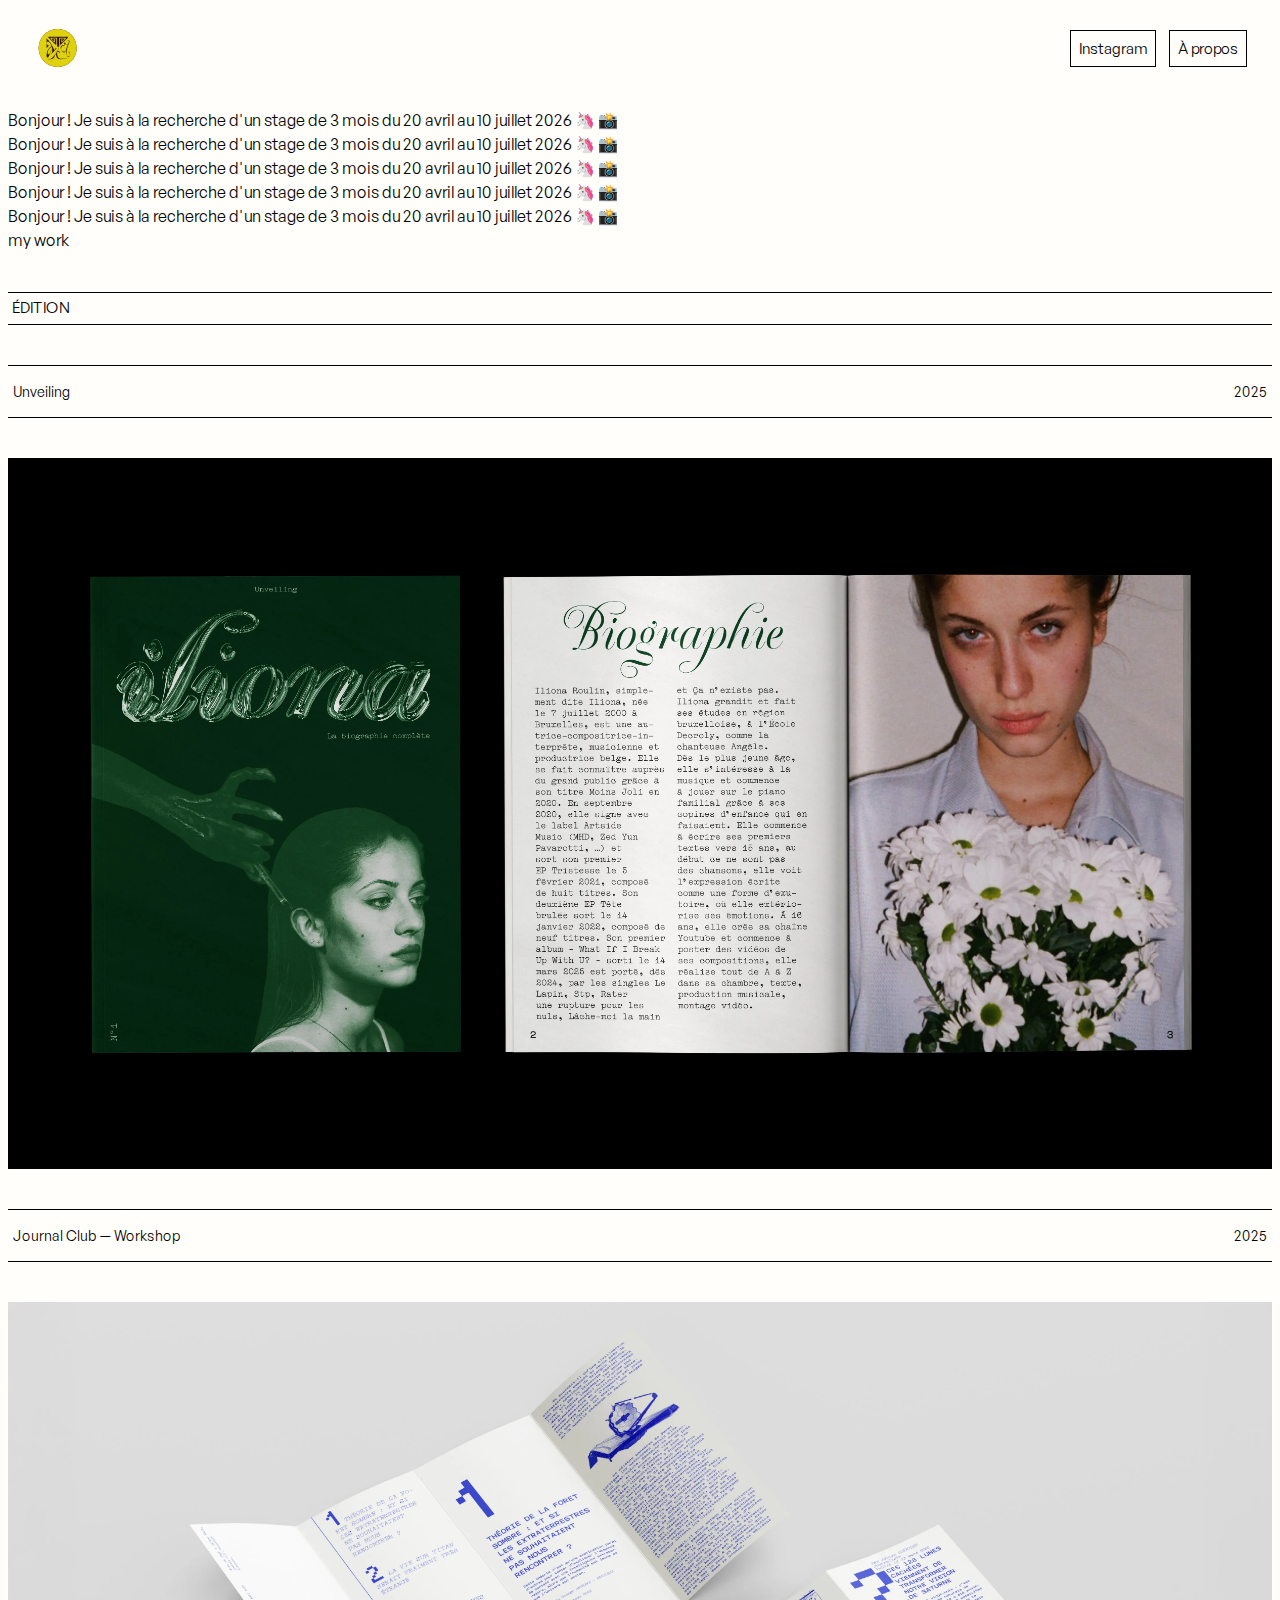
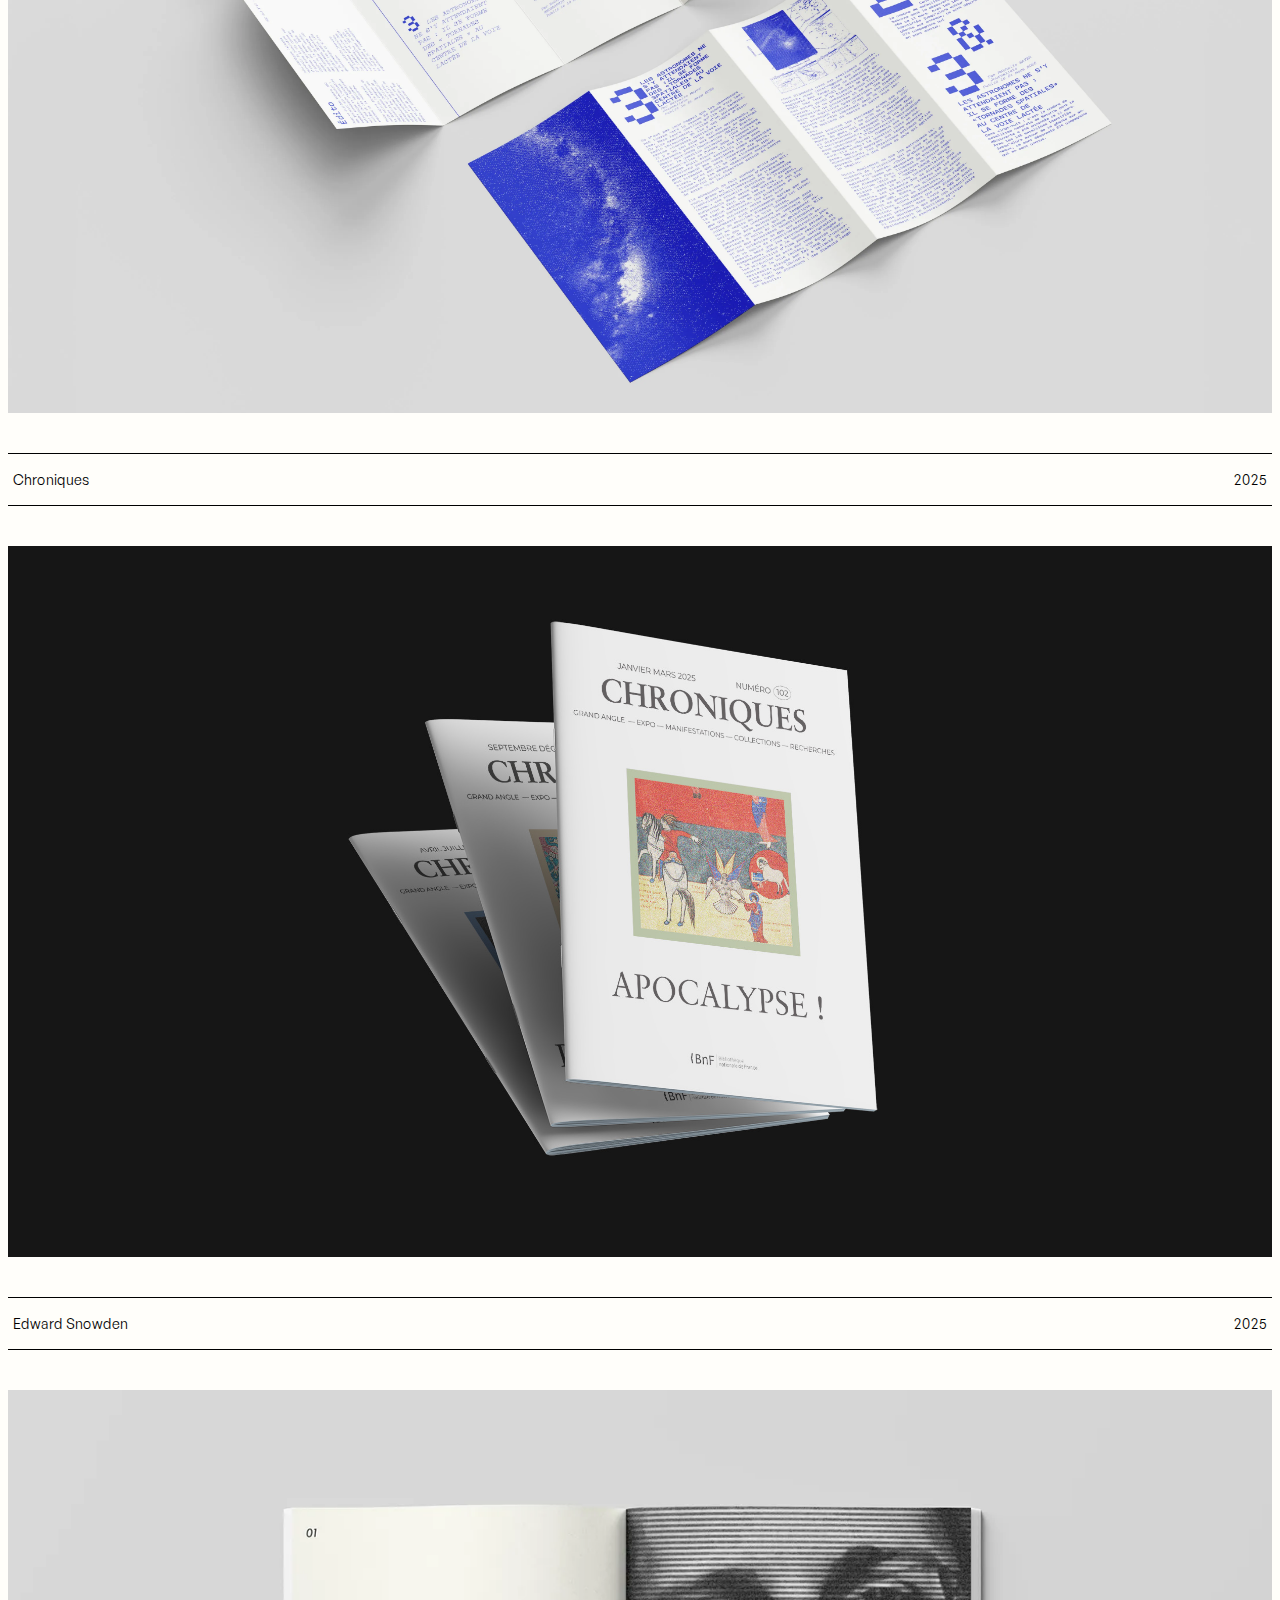
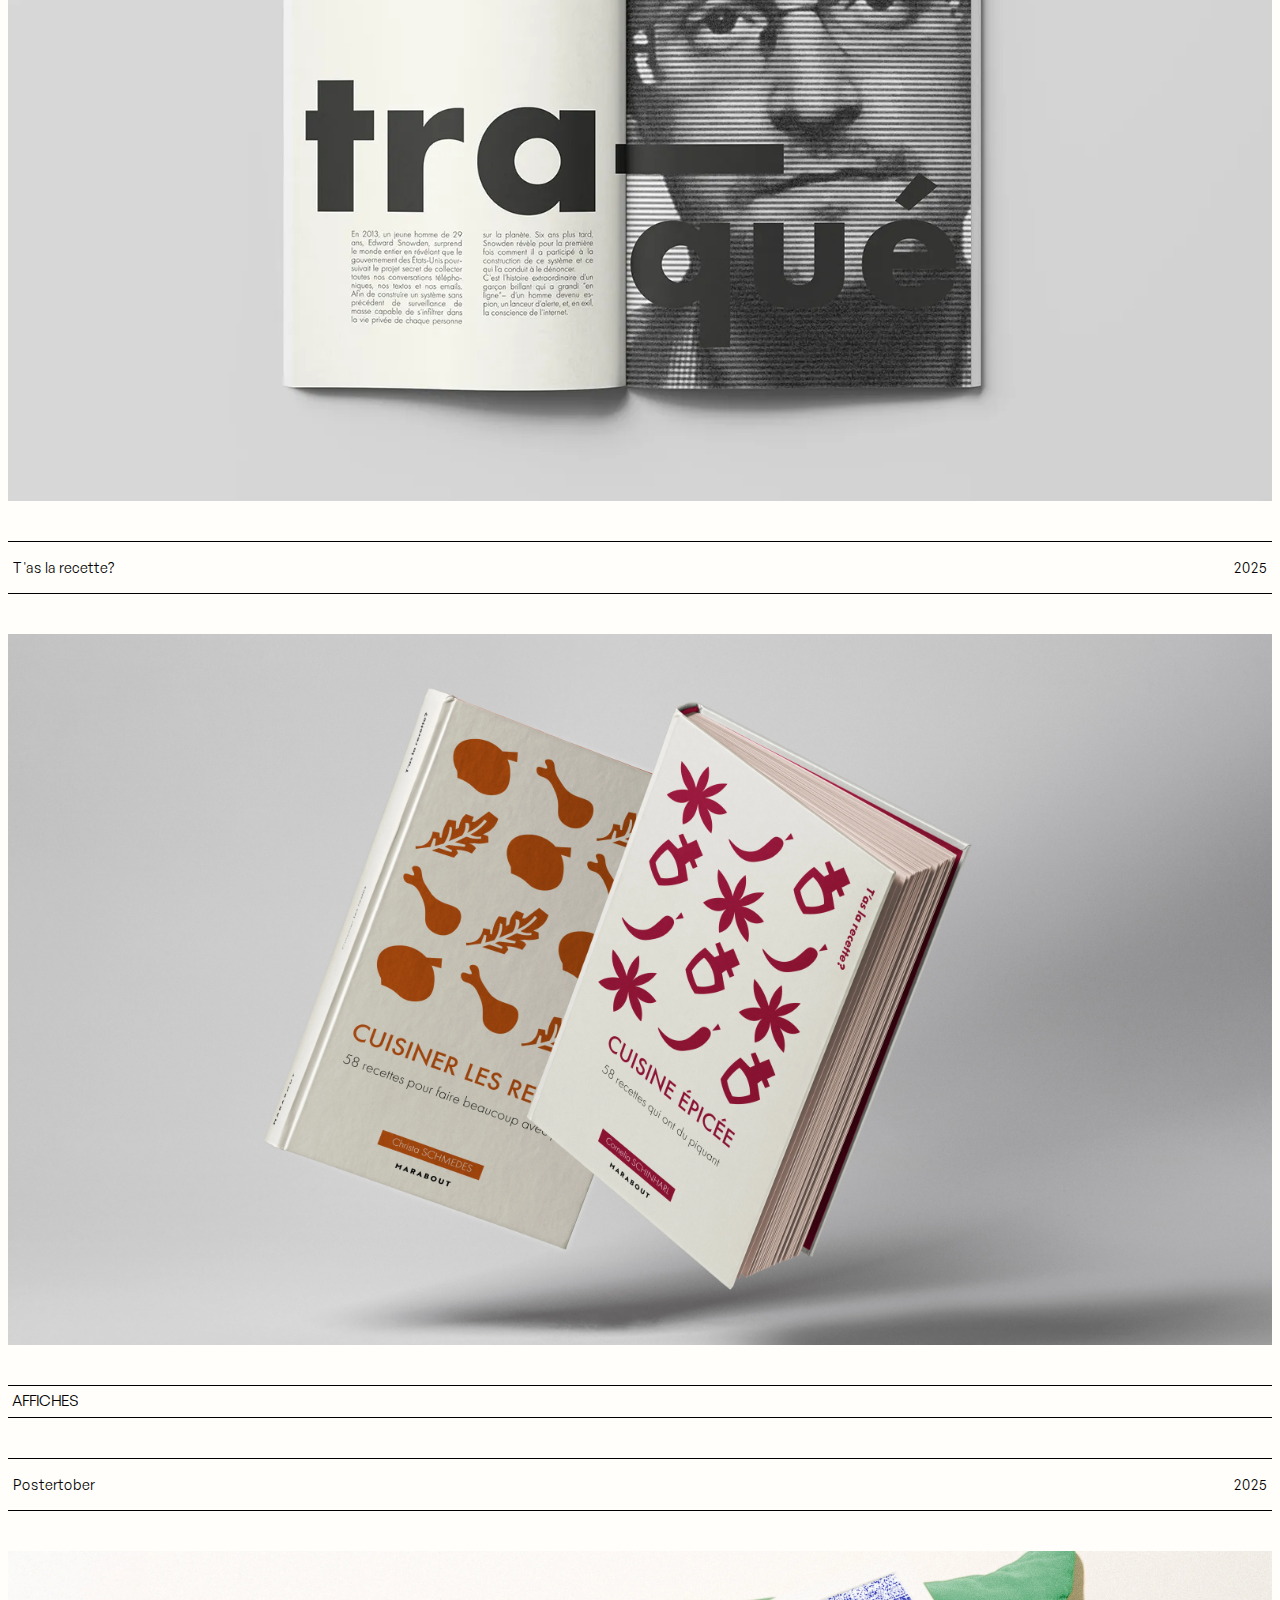
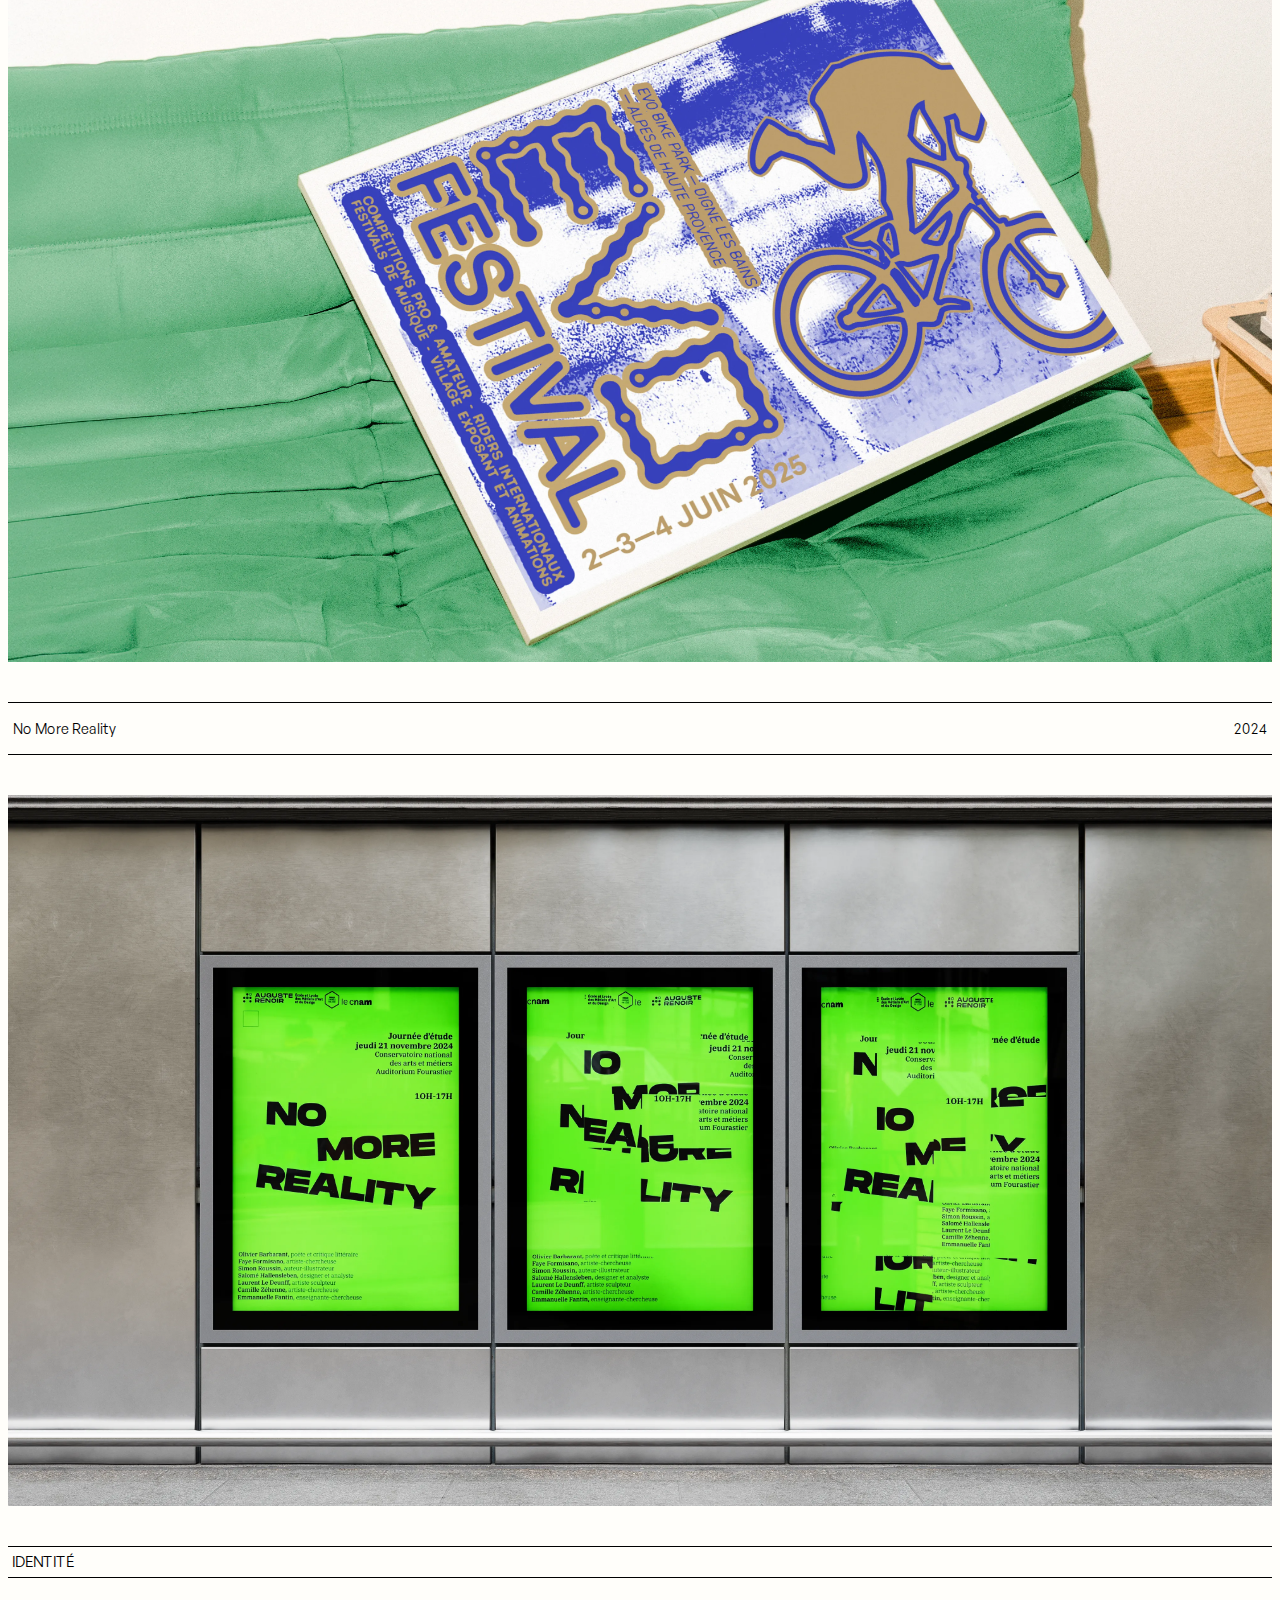
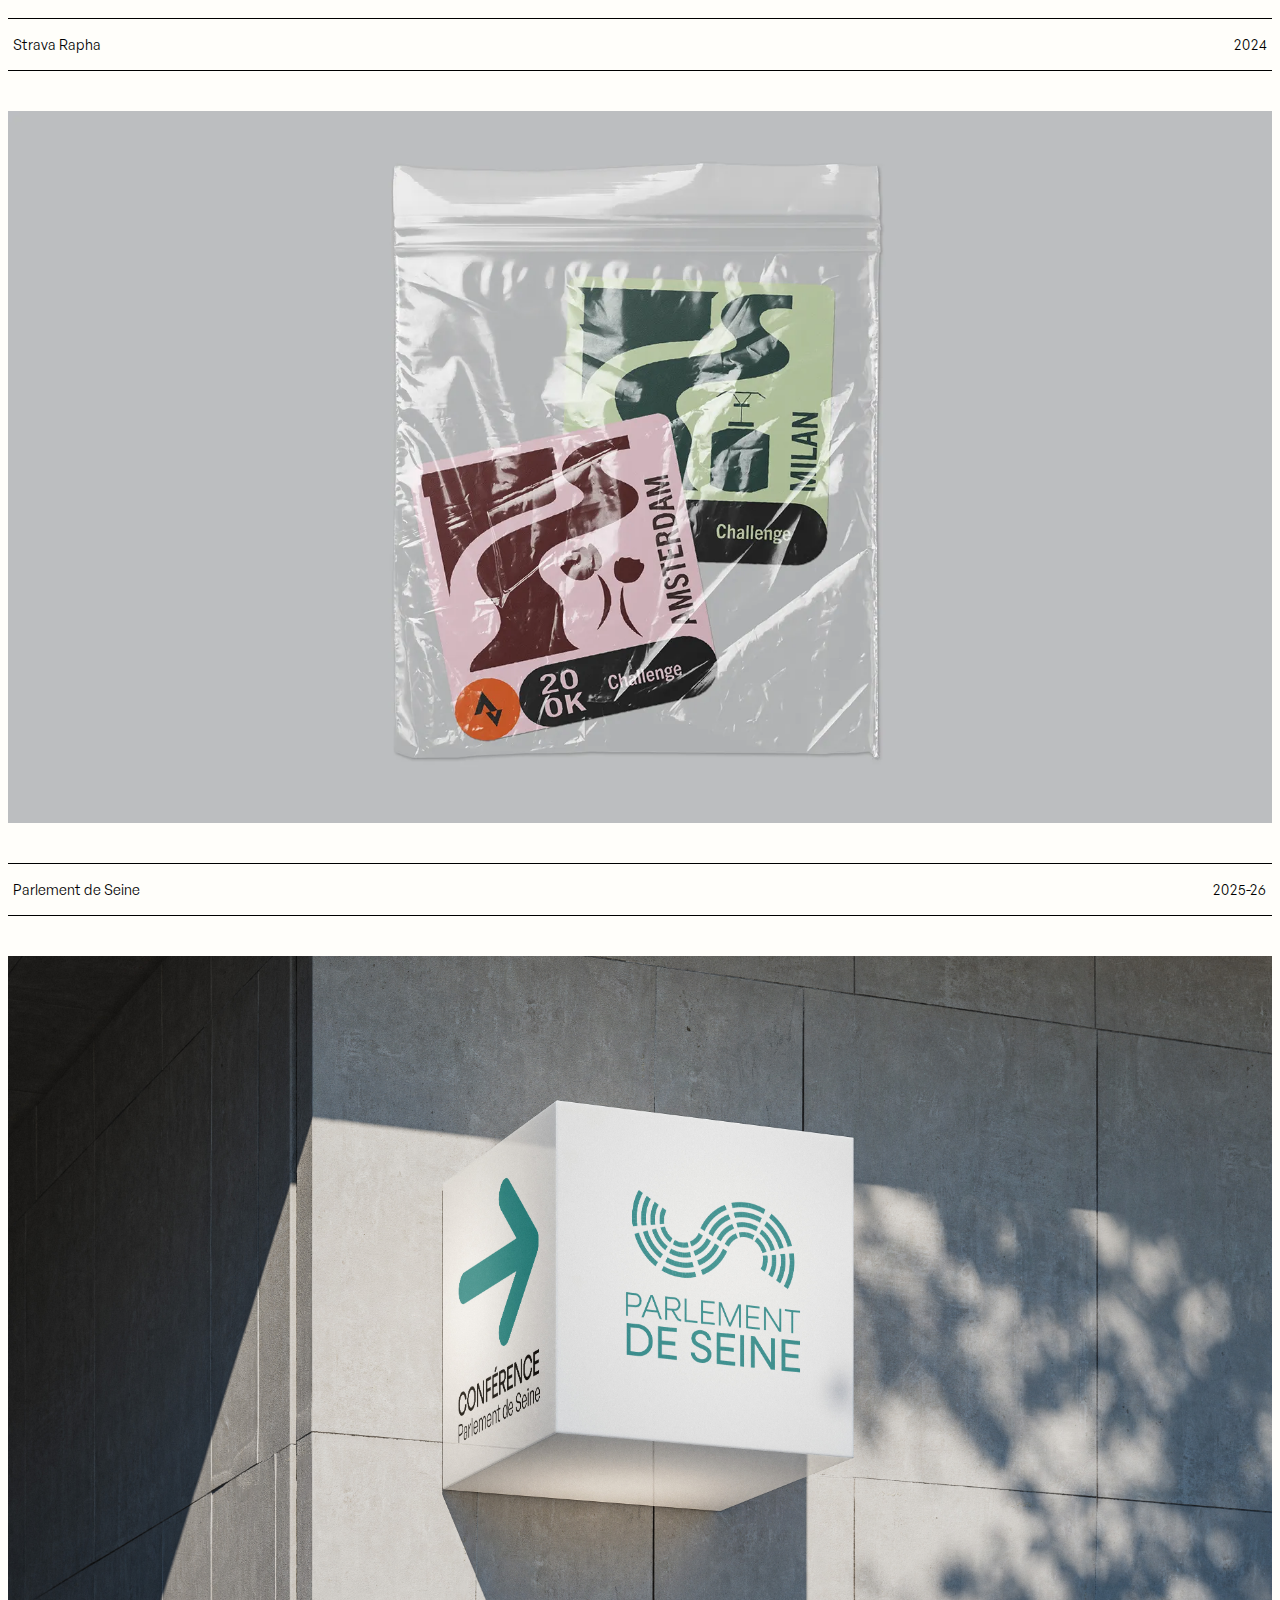
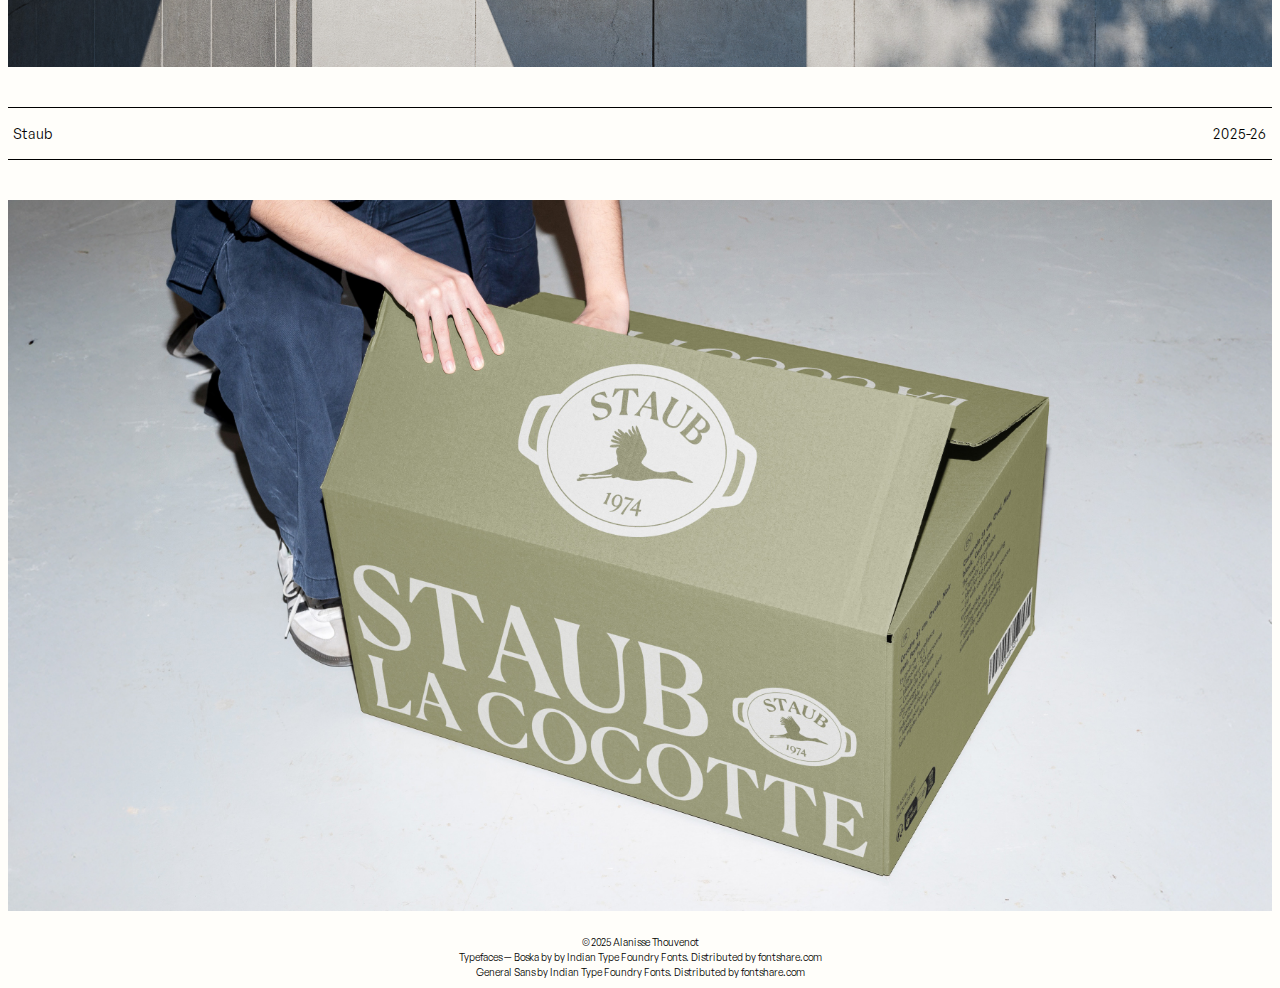
<file: index.html>
<!DOCTYPE html>
<html lang="fr">
<head>
    <meta charset="UTF-8">
    <meta name="viewport" content="width=device-width, initial-scale=1.0">
    <title>Alanisse Thouvenot</title>
    <link rel="stylesheet" href="style.css">
    <link rel="icon" href="img/logoicon.png">

</head>
<body>
    <header class="header">
    <h1>
        <a href="/"><img src="img/logo.svg" alt="alanissethouvenotlogo" width="60" height="60"></a>
    </h1>
    
    <nav class="header-nav">
        <a href="https://www.instagram.com/alanissethouvenot">Instagram</a>
        <a href="a-propos.html">À propos</a>
    </nav>
    </header>

    <div class="scrolling-text-container" aria-hidden="false">
        <div class="scrolling-track">
                    <div class="scrolling-group">
                    <span>Bonjour ! Je suis à la recherche d'un stage de 3 mois du 20 avril au 10 juillet 2026 🦄 📸 </span></div>
                    <div class="scrolling-group">
                    <span>Bonjour ! Je suis à la recherche d'un stage de 3 mois du 20 avril au 10 juillet 2026 🦄 📸 </span></div>
                    <div class="scrolling-group">
                    <span>Bonjour ! Je suis à la recherche d'un stage de 3 mois du 20 avril au 10 juillet 2026 🦄 📸 </span></div>
                    <div class="scrolling-group">
                    <span>Bonjour ! Je suis à la recherche d'un stage de 3 mois du 20 avril au 10 juillet 2026 🦄 📸 </span></div>
                    <div class="scrolling-group">
                    <span>Bonjour ! Je suis à la recherche d'un stage de 3 mois du 20 avril au 10 juillet 2026 🦄 📸 </span></div>
           </div>
    </div>
        

    <nav class="nav">

        <div class="tete-acc">my work</div>

        <div class="menu-top">ÉDITION</div>
        <div class="menu-bottom">Unveiling <span>2025</span> </div>
        <a href="unveiling.html" class="item">
            <img src="img/mockupcover.webp" alt="cover.webp">
            <div class="desc">Unveiling</div>
        </a>

        <div class="menu-bottom">Journal Club — Workshop <span>2025</span></div>
        <a href="JournalClub.html"class="item">
            <img src="img/dépliantvu2.webp" alt="lorem photos 2">
            <div class="desc">Journal Club</div>
        </a>

         <div class="menu-bottom">Chroniques <span>2025</span></div>
        <a href="chroniques.html" class="item">
            <img src="img/A4 Floating Magazine Mockup.jpg" alt="lorem photos 2">
            <div class="desc">Chroniques</div>
        </a>

        <div class="menu-bottom">Edward Snowden <span>2025</span></div>
        <a href="EdwardSnowden.html" class="item">
            <img src="img/traque2.webp" alt="lorem photos 2">
            <div class="desc">Edward snowden</div>
        </a>


        <div class="menu-bottom">T'as la recette? <span>2025</span></div>
        <a href="taslarecette.html" class="item">
            <img src="img/marronetbordeaux.webp" alt="lorem photos 2">
            <div class="desc">T'as la recette?</div>
        </a>

        <div class="menu-top">AFFICHES</div>
        <div class="menu-bottom">Postertober <span>2025</span></div>
        <a href="postertober.html" class="item">
            <img src="img/Postertober_evo_Mockup.webp" alt="lorem photos 2">
            <div class="desc">Postertober</div>
        </a>

        <div class="menu-bottom">No More Reality <span>2024</span></div>
        <a href="nomorereality.html" class="item">
            <img src="img/mockup1.webp" alt="lnomorereality">
            <div class="desc">No More Reality</div>
        </a>

        <div class="menu-top">IDENTITÉ</div>
        <div class="menu-bottom">Strava Rapha <span>2024</span></div>

        <a href="stravarapha.html" class="item">
            <img src="img/pochette2.webp" alt="stravarapha">
            <div class="desc">Strava Rapha</div>
        </a>

        <div class="menu-bottom">Parlement de Seine<span>2025-26</span></div>

        <a href="parlement-de-seine.html" class="item">
            <img src="img/Square_Signboard_Mockup_7.jpg" alt="seine">
            <div class="desc">Parlement de Seine</div>
        </a>

        <div class="menu-bottom">Staub<span>2025-26</span></div>

        <a href="staub.html" class="item">
            <img src="img/Bendito_Mockup-M&B-Free-Box-02.jpg" alt="seine">
            <div class="desc">Staub</div>
        </a>
        
    </nav>
    <br>

    <footer class="footer"> 
    © 2025 Alanisse Thouvenot
    <br>Typefaces — Boska by by Indian Type Foundry Fonts. Distributed by fontshare.com 
    <br>General Sans by Indian Type Foundry Fonts. Distributed by fontshare.com 
    </footer>
</body>
</html>
</file>
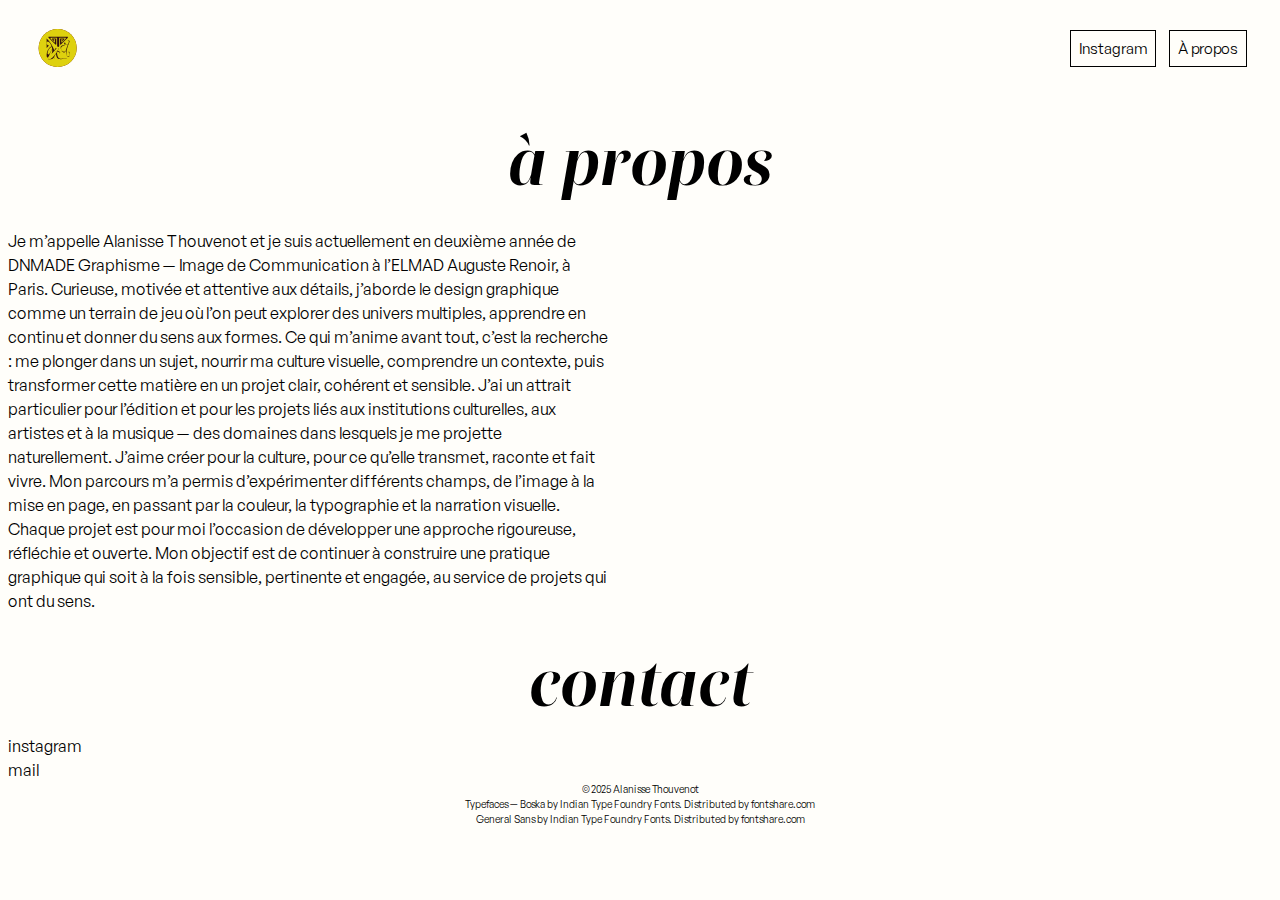
<file: a-propos.html>
<!DOCTYPE html>
<html lang="fr">
<head>
    <meta charset="UTF-8">
    <meta name="viewport" content="width=device-width, initial-scale=1.0">
    <title>À propos</title>
    <link rel="stylesheet" href="style.css">

</head>
<body>
    <header class="header">
    <h1>
        <a href="/"><img src="img/logo.svg" alt="alanissethouvenotlogo" width="60" height="60"></a>
    </h1>
    
    <nav class="header-nav">
        <a href="https://www.instagram.com/alanissethouvenot">Instagram</a>
        <a href="a-propos.html">À propos</a>
    </nav>
    </header>

    <div class="tete">à propos</div>
<p>Je m’appelle Alanisse Thouvenot et je suis actuellement en deuxième année de DNMADE Graphisme — Image de Communication à l’ELMAD Auguste Renoir, à Paris.
Curieuse, motivée et attentive aux détails, j’aborde le design graphique comme un terrain de jeu où l’on peut explorer des univers multiples, apprendre en continu et donner du sens aux formes. Ce qui m’anime avant tout, c’est la recherche : me plonger dans un sujet, nourrir ma culture visuelle, comprendre un contexte, puis transformer cette matière en un projet clair, cohérent et sensible.
J’ai un attrait particulier pour l’édition et pour les projets liés aux institutions culturelles, aux artistes et à la musique — des domaines dans lesquels je me projette naturellement. J’aime créer pour la culture, pour ce qu’elle transmet, raconte et fait vivre.
Mon parcours m’a permis d’expérimenter différents champs, de l’image à la mise en page, en passant par la couleur, la typographie et la narration visuelle. Chaque projet est pour moi l’occasion de développer une approche rigoureuse, réfléchie et ouverte.
Mon objectif est de continuer à construire une pratique graphique qui soit à la fois sensible, pertinente et engagée, au service de projets qui ont du sens.</p>
    <div class="tete">contact</div>

    instagram
    <br>mail


 <footer class="footer"> 
    © 2025 Alanisse Thouvenot
    <br>Typefaces — Boska by Indian Type Foundry Fonts. Distributed by fontshare.com 
    <br>General Sans by Indian Type Foundry Fonts. Distributed by fontshare.com 
    </footer>

</body>
</html>
</file>
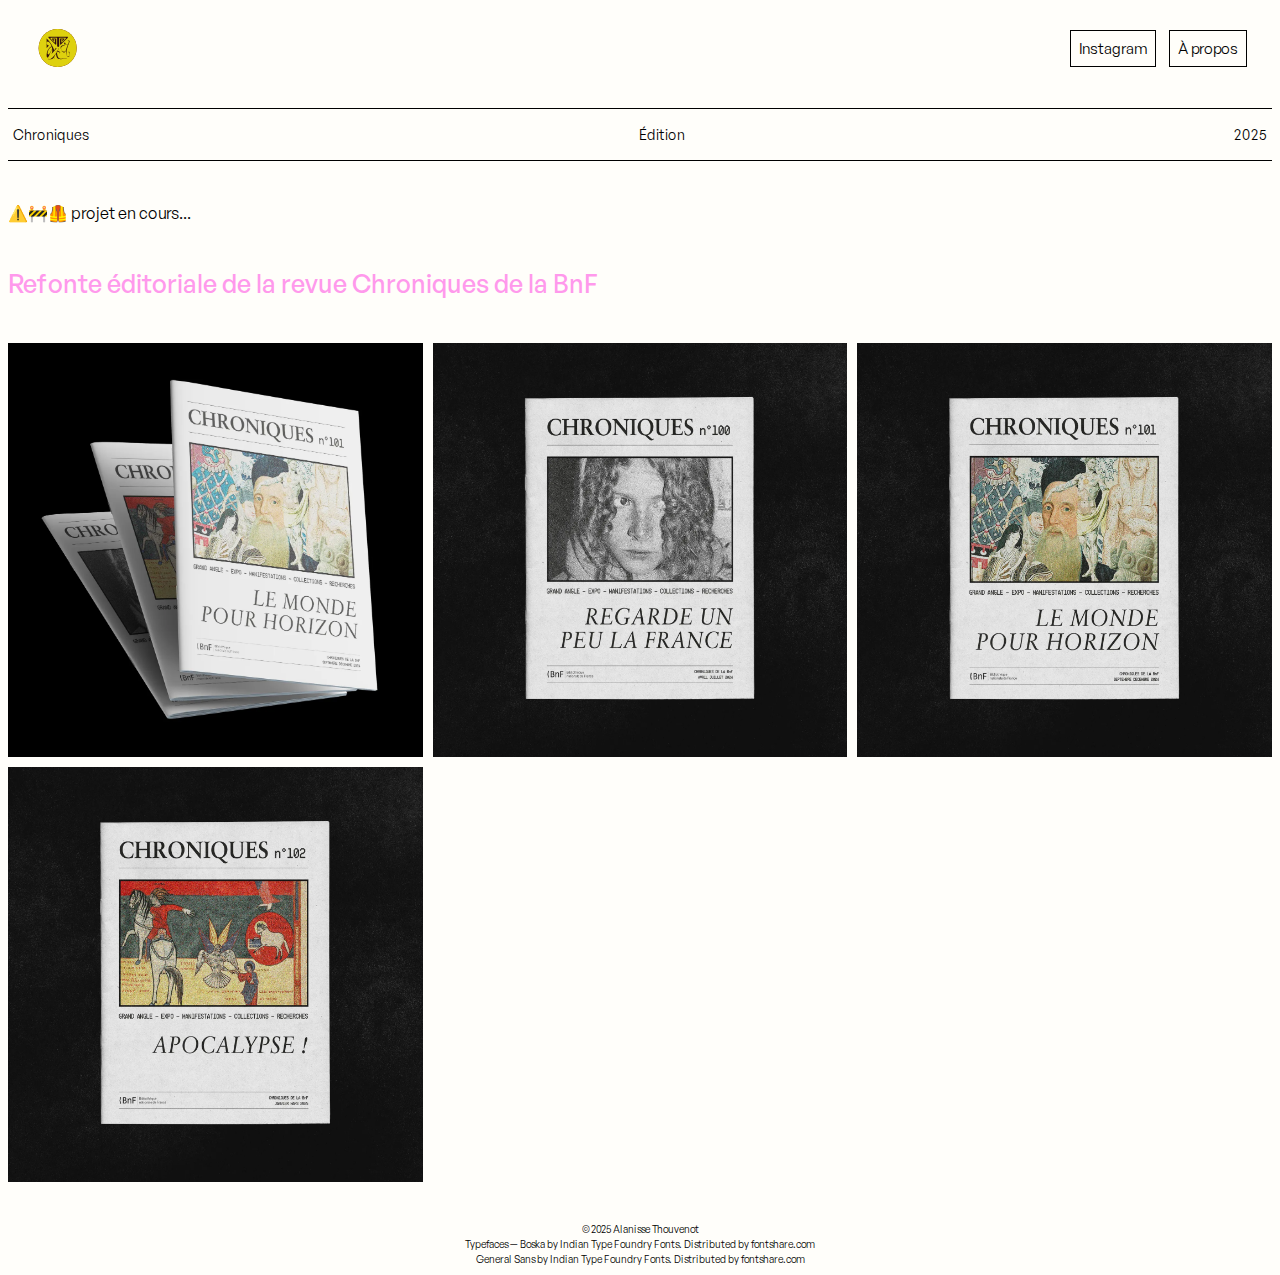
<file: chroniques.html>
<!DOCTYPE html>
<html lang="fr">
<head>
    <meta charset="UTF-8">
    <meta name="viewport" content="width=device-width, initial-scale=1.0">
    <title>Chroniques</title>
    <link rel="stylesheet" href="style.css">
    <link rel="icon" href="img/logoicon.webp">
    
</head>
<body>
    <header class="header">
    <h1>
        <a href="/"><img src="img/logo.svg" alt="alanissethouvenotlogo" width="60" height="60"></a>
    </h1>
    
    <nav class="header-nav">
        <a href="https://www.instagram.com/alanissethouvenot">Instagram</a>
        <a href="a-propos.html">À propos</a>
    </nav>
    </header>

    <nav class="nav">

        <div class="titreprojet">Chroniques <span>Édition</span> <span>2025</span></div>
        
        ⚠️🚧🦺 projet en cours...

        <div class="txtprojet">
            Refonte éditoriale de la revue Chroniques de la BnF
        </div>

        <a href="#" class="grid">
            <img src="img/chroniques/chroniques.webp" alt="cover.webp">
            <img src="img/chroniques/chroniques100.webp" alt="cover.webp">
            <img src="img/chroniques/chroniques101.webp" alt="cover.webp">
            <img src="img/chroniques/chroniques102.webp" alt="cover.webp">
        </a>


<footer class="footer"> 
    © 2025 Alanisse Thouvenot
    <br>Typefaces — Boska by Indian Type Foundry Fonts. Distributed by fontshare.com 
    <br>General Sans by Indian Type Foundry Fonts. Distributed by fontshare.com 
    </footer>

</body>
</html>
</file>
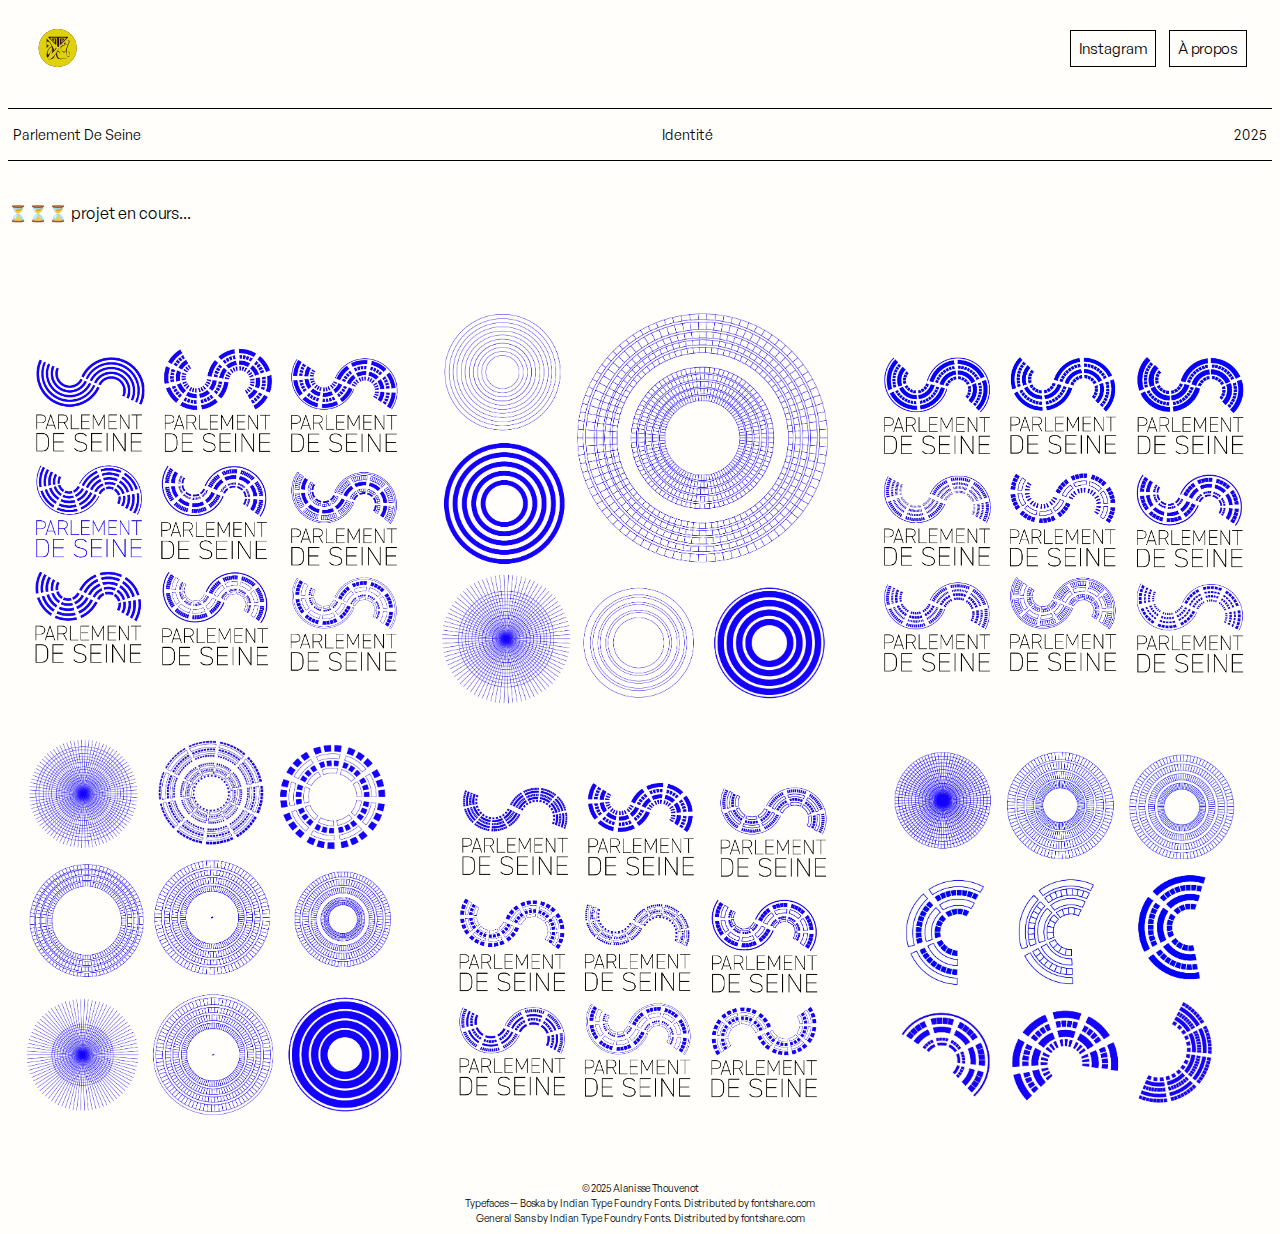
<file: parlement-de-seine.html>
<!DOCTYPE html>
<html lang="fr">
<head>
    <meta charset="UTF-8">
    <meta name="viewport" content="width=device-width, initial-scale=1.0">
    <title>Parlement de Seine</title>
    <link rel="stylesheet" href="style.css">
    <link rel="icon" href="img/logoicon.png">

</head>
<body>
    <header class="header">
    <h1>
        <a href="/"><img src="img/logo.svg" alt="alanissethouvenotlogo" width="60" height="60"></a>
    </h1>

    <nav class="header-nav">
        <a href="https://www.instagram.com/alanissethouvenot">Instagram</a>
        <a href="a-propos.html">À propos</a>
    </nav>
    </header>

    <nav class="nav">

        <div class="titreprojet">Parlement De Seine <span>Identité</span><span>2025</span></div>

        ⏳⏳⏳ projet en cours...

        <div class="txtprojet">
        </div>

        <a href="#" class="grid">
            <img src="img/parlement de seine/logo1.webp" alt="cover.webp">
            <img src="img/parlement de seine/expe1.webp" alt="cover.webp">
            <img src="img/parlement de seine/logo2.webp" alt="cover.webp">
            <img src="img/parlement de seine/expe2.webp" alt="cover.webp">
            <img src="img/parlement de seine/logo3.webp" alt="cover.webp">
            <img src="img/parlement de seine/expe4.webp" alt="cover.webp">
            
        </a>


<footer class="footer"> 
    © 2025 Alanisse Thouvenot
    <br>Typefaces — Boska by Indian Type Foundry Fonts. Distributed by fontshare.com 
    <br>General Sans by Indian Type Foundry Fonts. Distributed by fontshare.com 
    </footer>

</body>
</html>
</file>
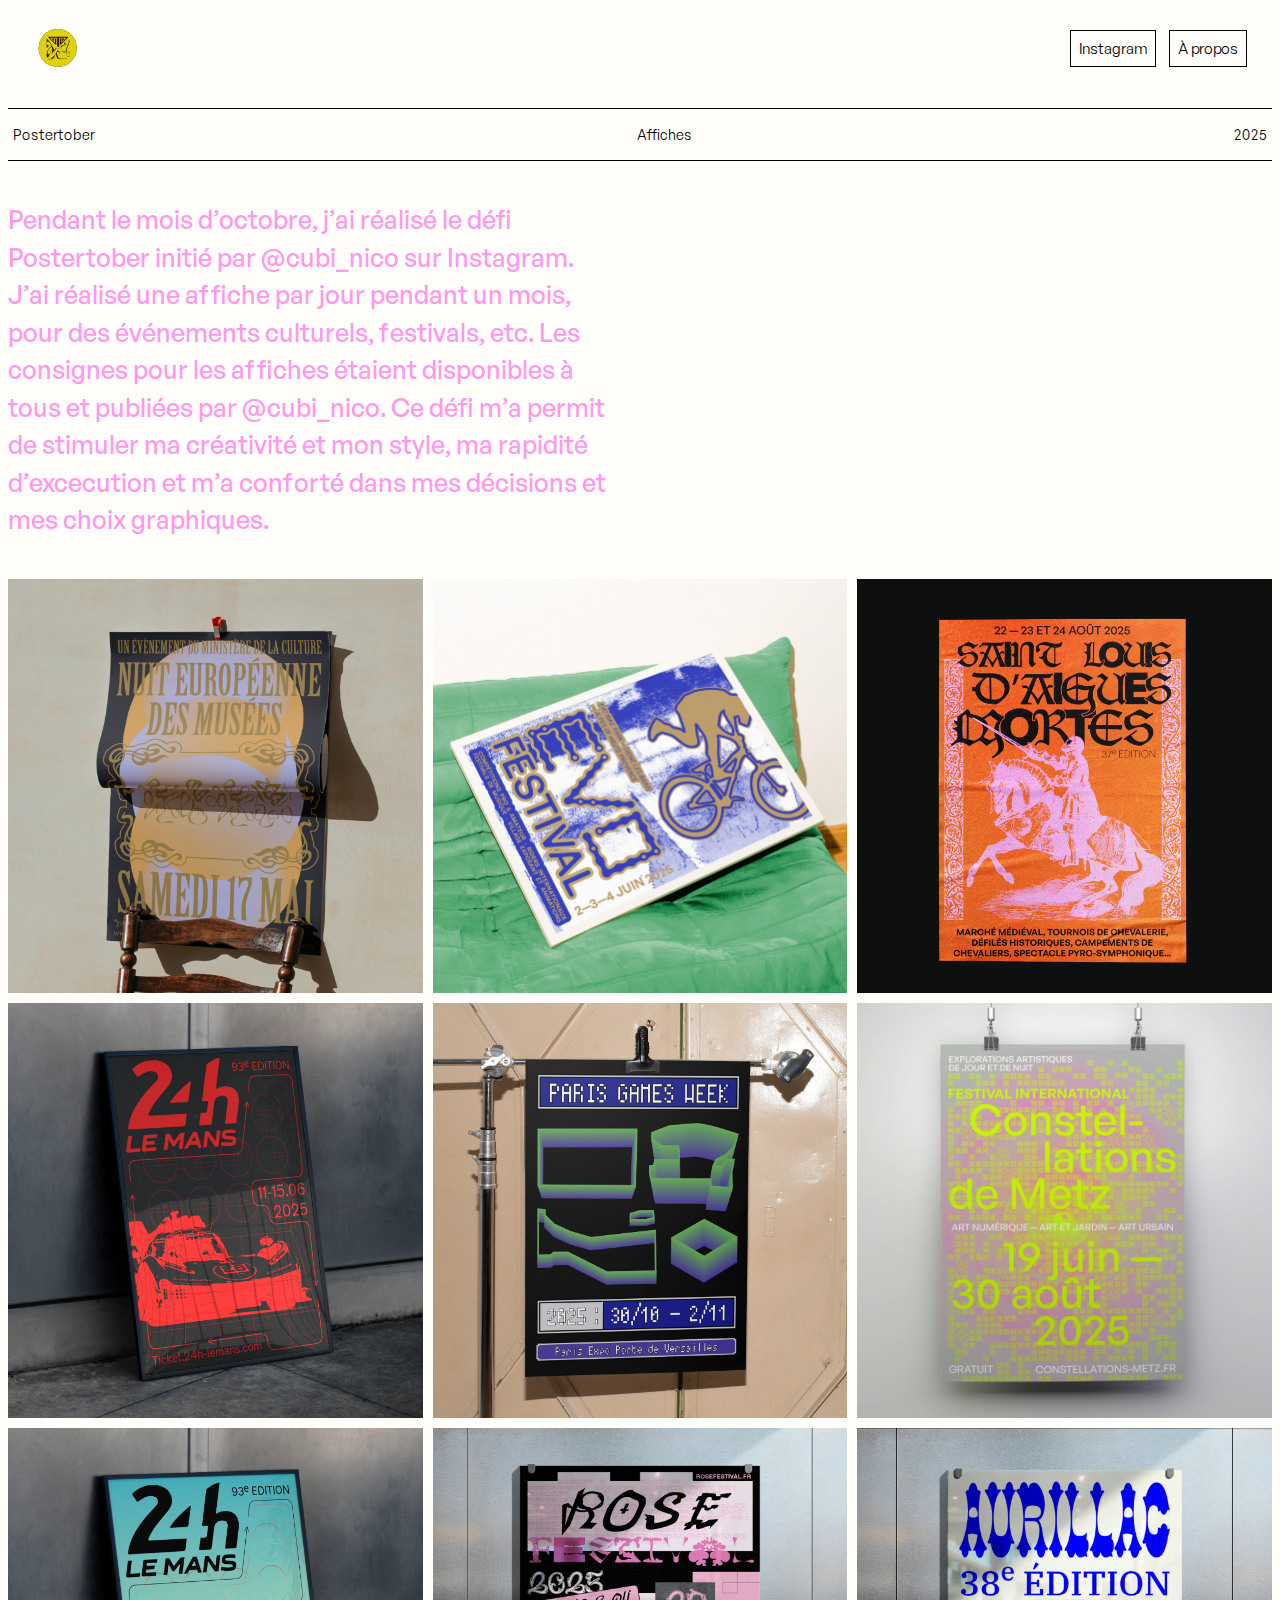
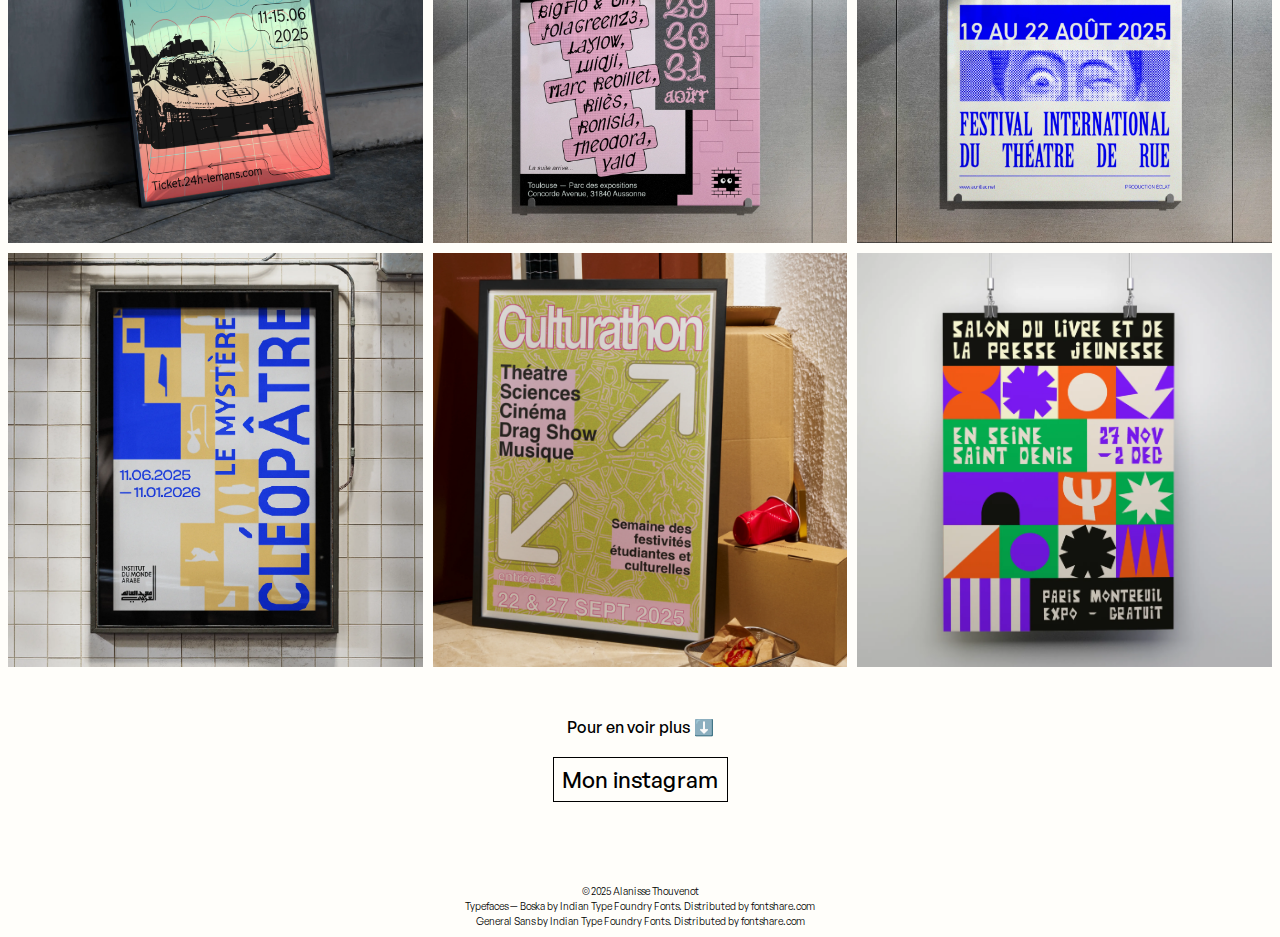
<file: postertober.html>
<!DOCTYPE html>
<html lang="fr">
<head>
    <meta charset="UTF-8">
    <meta name="viewport" content="width=device-width, initial-scale=1.0">
    <title>Postertober</title>
    <link rel="stylesheet" href="style.css">
    <link rel="icon" href="img/logoicon.png">

</head>
<body>
    <header class="header">
    <h1>
        <a href="/"><img src="img/logo.svg" alt="alanissethouvenotlogo" width="60" height="60"></a>
    </h1>
    
    <nav class="header-nav">
        <a href="https://www.instagram.com/alanissethouvenot">Instagram</a>
        <a href="a-propos.html">À propos</a>
    </nav>
    </header>

    <nav class="nav">

        <div class="titreprojet">Postertober <span>Affiches</span><span>2025</span></div>
        
        <div class="txtprojet">
            Pendant le mois d’octobre, j’ai réalisé le défi Postertober initié par <a href="https://www.instagram.com/cubi_nico">@cubi_nico</a> sur Instagram. J’ai réalisé une affiche par jour pendant un mois,  pour des événements culturels, festivals, etc. Les consignes pour les affiches étaient disponibles à tous et publiées par @cubi_nico.  Ce défi m’a permit de stimuler ma créativité et mon style, ma rapidité d’excecution et m’a conforté dans mes décisions et mes choix graphiques. 
        </div>

        <a href="#" class="grid">
            <img src="img/postertober/Postertober_NUITMUSEE3_Mockup.webp" alt="cover.webp">
            <img src="img/postertober/Postertober_evo_Mockup.webp" alt="cover.webp">
            <img src="img/postertober/Postertober_cheval_Mockup2.webp" alt="cover.webp">
            <img src="img/postertober/Postertober_24h_Mockup4.webp" alt="cover.webp">
            <img src="img/postertober/Postertober_PGW_Mockup3.webp" alt="cover.webp">
            <img src="img/postertober/Postertober_MeTZ_Mockup2.webp" alt="cover.webp">  
            <img src="img/postertober/Postertober_24h_Mockup3.webp" alt="cover.webp">
            <img src="img/postertober/Postertober_rose_Mockup3.webp" alt="cover.webp">
            <img src="img/postertober/Postertober_aurillac_Mockup2.webp" alt="cover.webp">
            <img src="img/postertober/Postertober_cleo_Mockup2.webp" alt="cover.webp">
            <img src="img/postertober/Postertober_Cultura5_Mockup.webp" alt="cover.webp">
            <img src="img/postertober/Postertober_kid_Mockup2.webp" alt="cover.webp">
        </a>

        <div class="commentaire">Pour en voir plus ⬇️
            <br>
            <div class="lien">
            <br>
            <a href="https://www.instagram.com/alanissethouvenot">Mon instagram</a></div>
        </div>

    </nav>

<footer class="footer"> 
    © 2025 Alanisse Thouvenot
    <br>Typefaces — Boska by Indian Type Foundry Fonts. Distributed by fontshare.com 
    <br>General Sans by Indian Type Foundry Fonts. Distributed by fontshare.com 
    </footer>

</body>
</html>
</file>
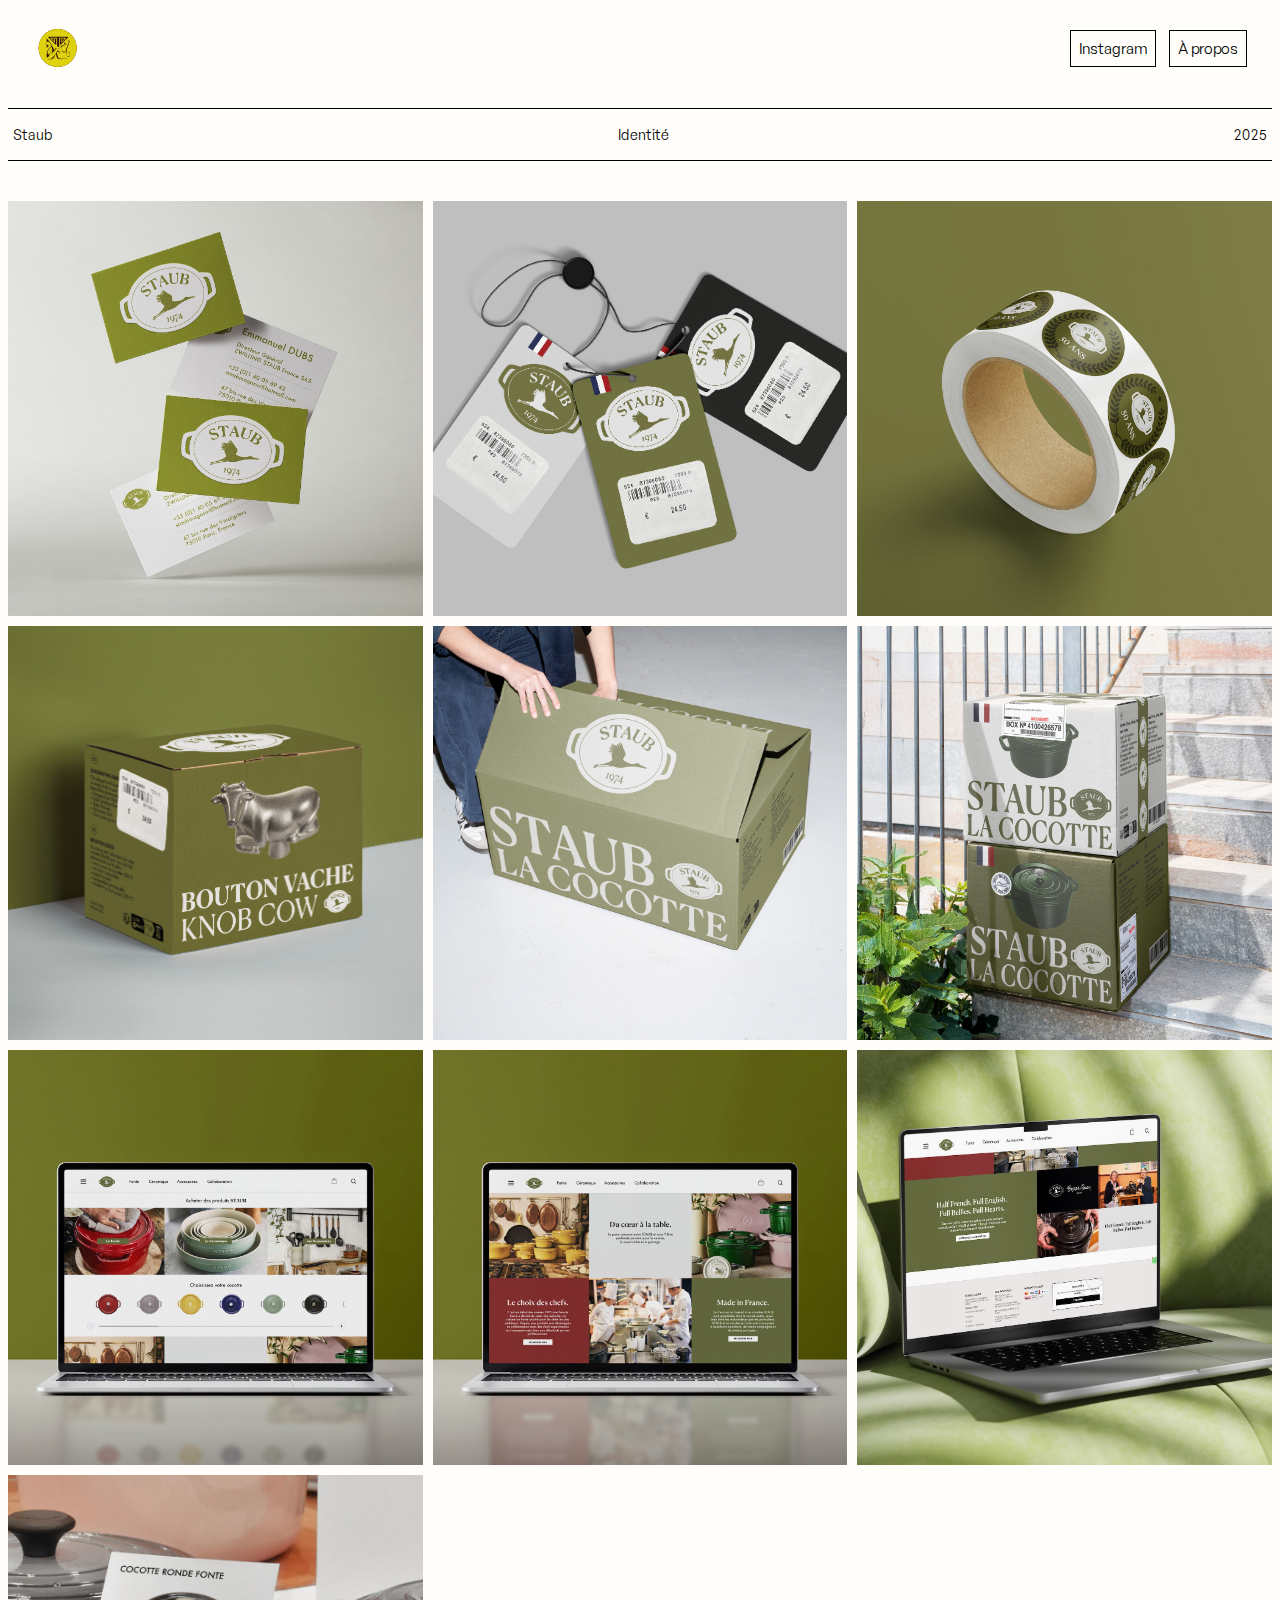
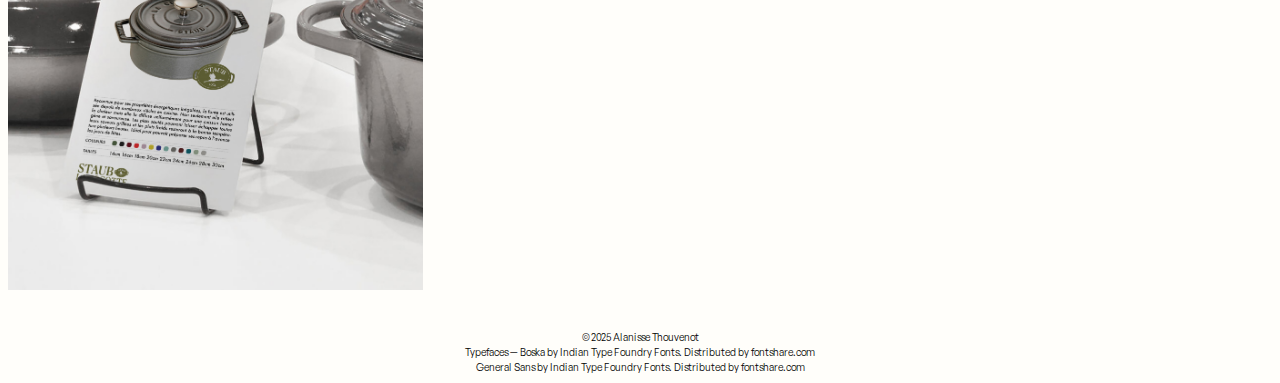
<file: staub.html>
<!DOCTYPE html>
<html lang="fr">
<head>
    <meta charset="UTF-8">
    <meta name="viewport" content="width=device-width, initial-scale=1.0">
    <title>Staub</title>
    <link rel="stylesheet" href="style.css">
    <link rel="icon" href="img/logoicon.png">

</head>
<body>
    <header class="header">
    <h1>
        <a href="/"><img src="img/logo.svg" alt="alanissethouvenotlogo" width="60" height="60"></a>
    </h1>
    
    <nav class="header-nav">
        <a href="https://www.instagram.com/alanissethouvenot">Instagram</a>
        <a href="a-propos.html">À propos</a>
    </nav>
    </header>

    <nav class="nav">

        <div class="titreprojet">Staub <span>Identité</span><span>2025</span></div>

        <a href="#" class="grid">
            <img src="img/staub/Gravity-Identity-Brand-Cards-Free-psd-Mockup.jpg" alt="cover.webp">
            <img src="img/staub/3-label-tag-mockups.jpg" alt="cover.webp">

            <img src="img/staub/Free_Round_Roll_Sticker_Mockup_3.jpg" alt="cover.webp">
            <img src="img/staub/Kraft-Cardboard-Box-Packaging-Mockup-Vol2.jpg" alt="cover.webp">

            <img src="img/staub/Bendito_Mockup-M&B-Free-Box-02.jpg" alt="cover.webp">
            <img src="img/staub/Bendito_Mockup-M&B-Free-Box-04.jpg" alt="cover.webp">
            <img src="img/staub/419858749_11743952.jpg" alt="cover.webp">
            <img src="img/staub/419858749_11743952_1.jpg" alt="cover.webp">

            <img src="img/staub/03 Free Macbook Pro Mockup On Sofa.jpg" alt="cover.webp">
            
            <img src="img/staub/le-creuset-brand-storev03.jpg" alt="cover.webp">
            
           

            
            
        </a>


<footer class="footer"> 
    © 2025 Alanisse Thouvenot
    <br>Typefaces — Boska by Indian Type Foundry Fonts. Distributed by fontshare.com 
    <br>General Sans by Indian Type Foundry Fonts. Distributed by fontshare.com 
    </footer>

</body>
</html>
</file>
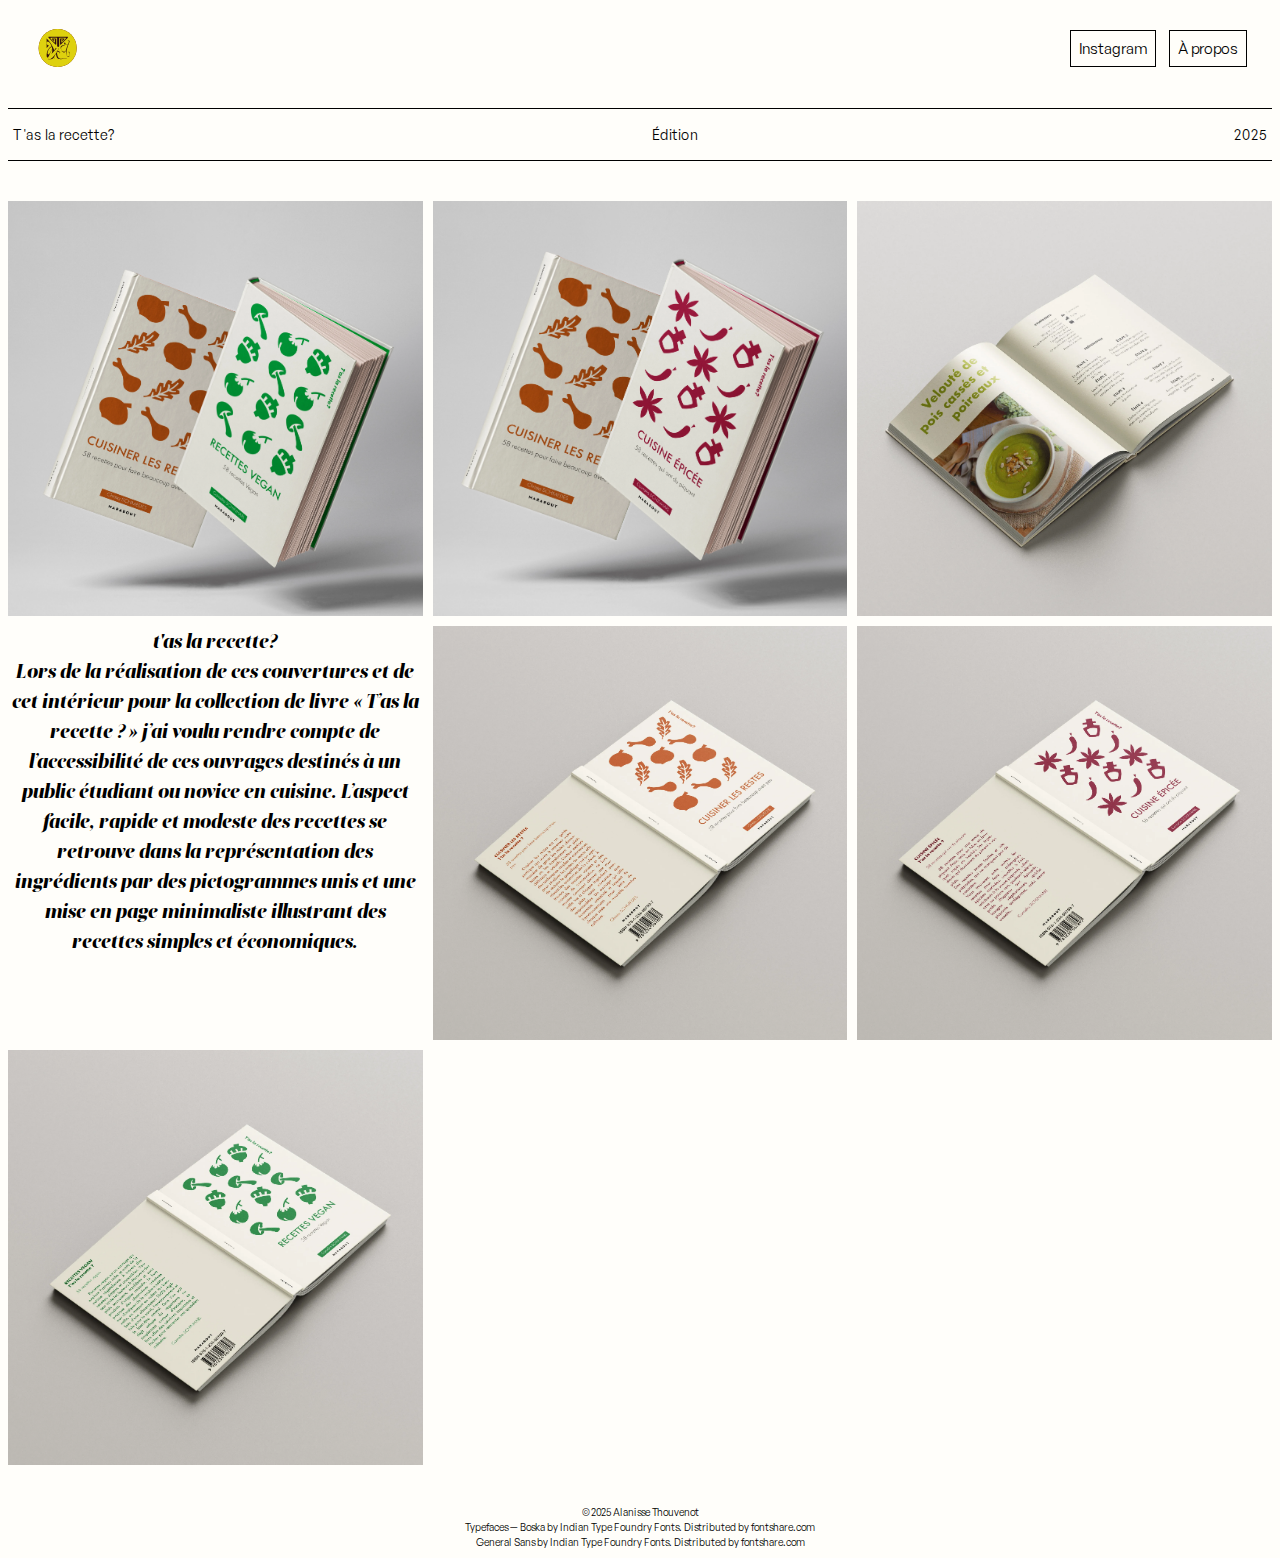
<file: taslarecette.html>
<!DOCTYPE html>
<html lang="fr">
<head>
    <meta charset="UTF-8">
    <meta name="viewport" content="width=device-width, initial-scale=1.0">
    <title>T'as la recette?</title>
    <link rel="stylesheet" href="style.css">
    <link rel="icon" href="img/logoicon.png">

</head>
<body>
    <header class="header">
    <h1>
        <a href="/"><img src="img/logo.svg" alt="alanissethouvenotlogo" width="60" height="60"></a>
    </h1>
    
    <nav class="header-nav">
        <a href="https://www.instagram.com/alanissethouvenot">Instagram</a>
        <a href="a-propos.html">À propos</a>
    </nav>
    </header>

    <nav class="nav">

        <div class="titreprojet">T'as la recette? <span>Édition</span><span>2025</span></div>
        

        <a href="#" class="grid">
            <img src="img/t'aslarecette/marronetvert.webp" alt="recette">
            <img src="img/t'aslarecette/marronetbordeaux.webp" alt="recette">
            <img src="img/t'aslarecette/interieur.webp" alt="recette">
            
            <div class="editorial">
            <div class="editorial-text">
            <div class="titre">
                    t'as la recette?
            </div>
            Lors de la réalisation de ces couvertures et de cet intérieur pour la collection de livre « T’as la recette ? » j’ai voulu rendre compte de l’accessibilité de ces ouvrages destinés à un public étudiant ou novice en cuisine. L’aspect facile, rapide et modeste des recettes se retrouve dans la représentation des ingrédients par des pictogrammes unis et une mise en page minimaliste illustrant des recettes simples et économiques.
            </div>
            </div>
            
            <img src="img/t'aslarecette/marron.webp" alt="recette">
            <img src="img/t'aslarecette/bordeaux.webp" alt="recette">
            <img src="img/t'aslarecette/vert.webp" alt="recette">
            
        </a>


<footer class="footer"> 
    © 2025 Alanisse Thouvenot
    <br>Typefaces — Boska by Indian Type Foundry Fonts. Distributed by fontshare.com 
    <br>General Sans by Indian Type Foundry Fonts. Distributed by fontshare.com 
    </footer>

</body>
</html>
</file>
<file: style.css>
@font-face {
        font-family: "General Sans";
        src: url(GeneralSans-Variable.woff2);
        }
@font-face {
        font-family: "General Sans Medium";
        src: url(GeneralSans-Medium.woff2);
        }    
@font-face {
        font-family: "General Sans Bold";
        src: url(GeneralSans-Bold.woff2);
        }          
@font-face {
    font-family: "Boska Black";
    src: url(Boska-BlackItalic.woff2);
}  
@font-face {
    font-family: "Boska Bold";
    src: url(Boska-BoldItalic.woff2);
}  

*{
    box-sizing: border-box;
}

body{
    background: rgb(255,254,250);
    line-height: 1.5;
    font-family: "General Sans";
    font-optical-sizing: auto;
}


h1{
    margin: 0;
}

img{
    max-width: 100%;
    height: auto;
    display: block;
}

p{
    max-width: 600px;
}

/* header */


.header{
    background: rgb(255, 254, 250);
    z-index: 1000;
    position: sticky;
    top: 0;
    display: grid;
    justify-content: space-between;
    grid-template-columns: repeat(2,auto);
    align-items: center;
    padding: 20px 20px 20px 20px;
    margin-bottom: 20px;
}
.header h1{
    display: flex;
    align-items: center;
    gap: 0px;
    font-size: 10px;
}

/* header en haut à gauche */

.header-nav a{
    font-size: 15px;
    text-decoration: none;
    border: 0.5px solid rgb(0, 0, 0);
    padding: 8px;
    border-radius: 0px;
    text-align: center;
    margin-right: 5px;
    color:  rgb(0, 0, 0);
    margin-left: 5px;
}

.header-nav a:hover{
    border: 1.5px solid rgb(0, 0, 0);
}


.nav{
    display: grid;
    grid-template-columns: repeat(auto-fill,1fr);
    justify-content:center;
    gap:40px;
}

.nav a{
    font-family: "Boska Black";
    text-decoration: none;
    color: rgb(0, 0, 0);
    font-size: 20px ;
    text-align: center;
    font-family: "Boska Black";
}

.nav a span{
    display: block;
    padding: 12px;
}

.main .grid {
    display: grid;
    max-width: 1280px;
    margin: 0 auto;
    gap: 20px;
    align-items: center;
    justify-items: center;
}

/***********
survol projet
***********/

.item{
            display: grid;  
            place-items: center;
            color: #ffffff;
            text-decoration: none;
            font-size: 50px;
        }       

 .item img, .item .desc{
            grid-column: 1/-1;
            grid-row: 1/-1; 
        }
        .item .desc{
            opacity: 0;
            padding:12px;
            border-radius:3px;
        }
        .item:hover .desc{
            opacity: 1;
            z-index: 999;
        }
        .item:hover img{
            opacity: 0.6;
        }

    .desc {
        font-family: "General Sans";
        font-size: 30px;
        line-height: 0.8;
        color: rgb(255, 153,236);
        font-weight: bold;
        z-index: 999;
    }

.tete {
    justify-content: center;
    text-align: center;
    font-family: "Boska Bold";
    font-size: 70px;
    position: sticky;
    top: Opx;
}


/***********
Menu
***********/

.menu-top {
    color: black;
    position: sticky;
    top: 95px;
    width: 100%;
    padding: 4px;
    z-index: 1000;
    font-family: "General Sans";
    font-size: 15px;
    border-bottom: 1px solid black;
    border-top: 1px solid black;
    background: rgb(255, 254, 250);
    align-items: baseline;
}


.menu-bottom {
    color: #000000;
    position: sticky;
    width: 100%;
    top: 125px; /* hauteur du menu-top */
    padding: 15px 5px;
    z-index: 1000;
    font-family: "General Sans";
    font-size: 14px;
    border-bottom: 1px solid black;
    border-top: 1px solid black;
    background: rgb(255, 254, 250);
    display: flex;
    justify-content: space-between; 
    align-items: center;
}

/***********
page projet
vert : color:rgb(14,81,0)
rose : color:rgb(255,153 236)
***********/

.titreprojet{
    color: #000000;
    position: sticky;
    width: 100%;
    top: 95px;
    padding: 15px 5px;
    z-index: 1000;
    font-family: "General Sans";
    font-size: 14px;
    border-bottom: 1px solid black;
    border-top: 1px solid black;
    background: rgb(255, 254, 250);
    display: flex;
    justify-content: space-between; 
    align-items: center;

}

.grid {
    display: grid;
    grid-template-columns: repeat(3, 1fr);
    gap: 10px;
    margin: 0 auto;}

@media (max-width: 700px) {
    .grid {
        display: flex !important;
        flex-wrap: wrap !important;
    }
    .txtprojet{
        display: flex !important;
        flex-wrap: wrap !important;
    }
}

.txtprojet{
    color: rgb(255, 153,236);
    max-width: 600px;
    justify-content: space-between; 
    font-size: 25px;
    font-family: "General Sans Medium";
}

.txtprojet a{
    color: rgb(255, 153,236);
    max-width: 600px;
    justify-content: space-between; 
    font-size: 25px;
    font-family: "General Sans Medium";
}

.footer {
    font-size: 10px;
    font-family: "General Sans";
    margin-top: auto;
    text-align: center;
    justify-content: center;
}

.commentaire {
    font-family: "General Sans Medium";
    font-size: px;
    text-align: center;
    justify-content: center;
    margin-left: 5px;
    margin-right: 5px;
    margin-bottom: 80px;
    padding: 8px 8px 8px 8px;
}


.lien a{
    justify-content: center;
    align-items: center;
    text-align: center;
    padding: 8px 8px 8px 8px;
    font-family: "General Sans Medium";
    font-size: 22px;
    text-decoration: none;
    border: 0.5px solid rgb(0, 0, 0);
    color:  rgb(0, 0, 0);
}

.lien a:hover{
    border: 1.5px solid rgb(255, 153, 236);;
    color: rgb(255, 153, 236);
}
</file>
